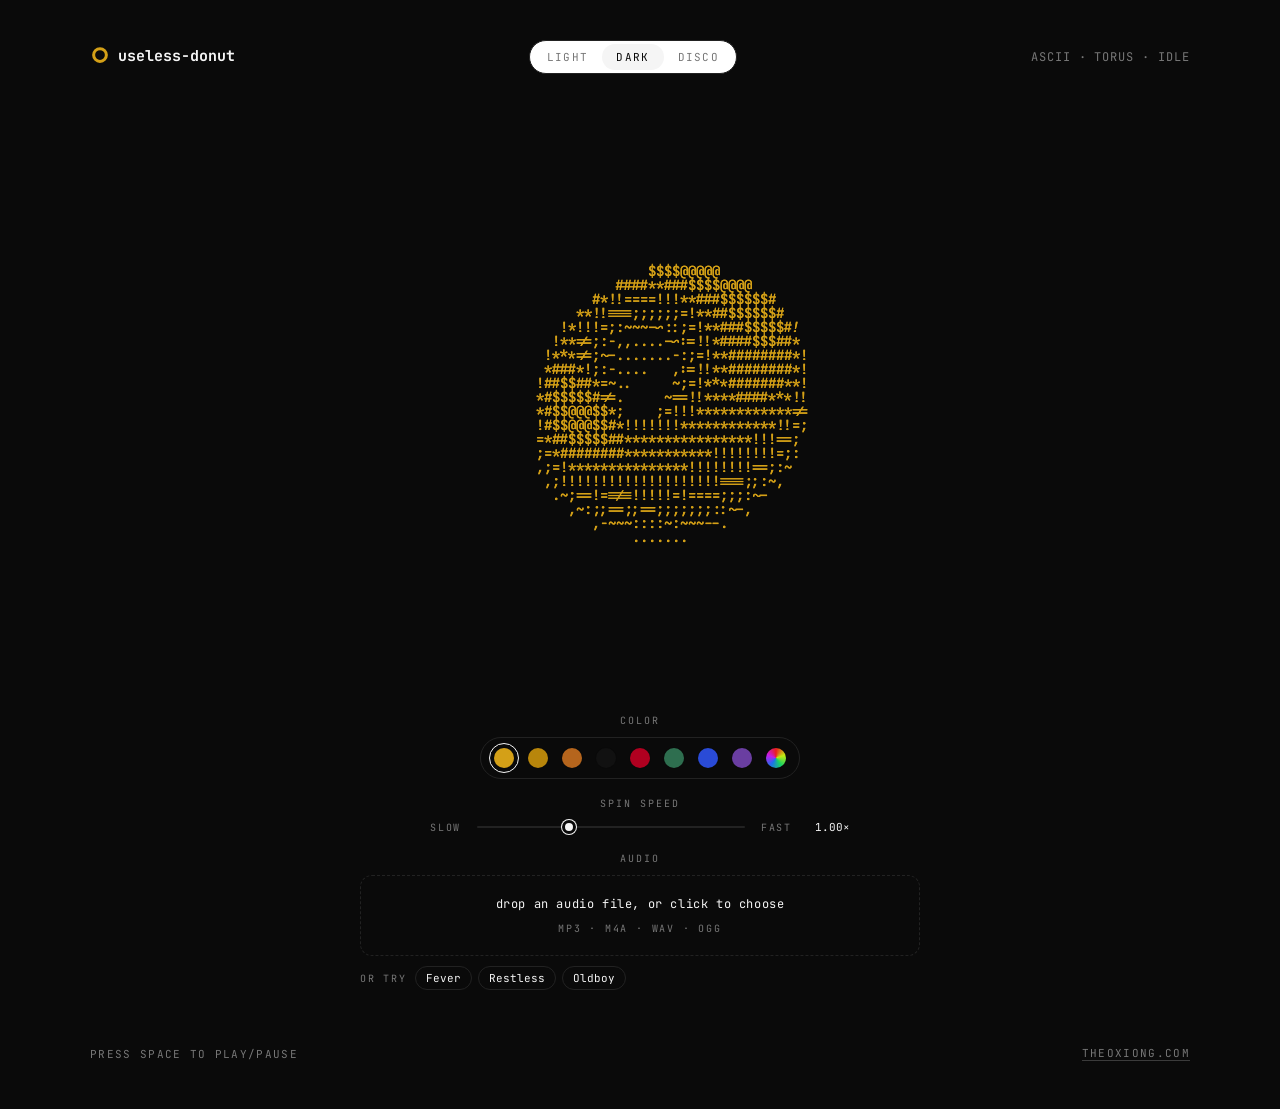
<file: index.html>
<!doctype html>
<html lang="en">
<head>
<meta charset="utf-8" />
<title>donut</title>
<meta name="viewport" content="width=device-width,initial-scale=1" />
<meta name="description" content="Spinning ASCII torus, audio-reactive particles, and a useless knob — useless-donut in your browser." />
<link rel="canonical" href="https://theoxiong7.github.io/useless-donut/" />
<meta property="og:type" content="website" />
<meta property="og:title" content="useless-donut" />
<meta property="og:description" content="Spinning ASCII torus, audio-reactive particles, and a useless knob — useless-donut in your browser." />
<meta property="og:url" content="https://theoxiong7.github.io/useless-donut/" />
<meta property="og:image" content="https://theoxiong7.github.io/useless-donut/static/donut.png" />
<meta property="og:image:width" content="1200" />
<meta property="og:image:height" content="630" />
<meta property="og:image:alt" content="ASCII donut torus on black" />
<meta name="twitter:card" content="summary_large_image" />
<meta name="twitter:title" content="useless-donut" />
<meta name="twitter:description" content="Spinning ASCII torus, audio-reactive particles, and a useless knob — useless-donut in your browser." />
<meta name="twitter:image" content="https://theoxiong7.github.io/useless-donut/static/donut.png" />
<link rel="icon" href="static/favicon.svg" type="image/svg+xml" />
<link rel="preconnect" href="https://fonts.googleapis.com">
<link rel="preconnect" href="https://fonts.gstatic.com" crossorigin>
<link href="https://fonts.googleapis.com/css2?family=JetBrains+Mono:wght@400;500;700&display=swap" rel="stylesheet">
<link rel="stylesheet" href="static/useless-donut.css" />
<!-- Google tag (gtag.js) -->
<script async src="https://www.googletagmanager.com/gtag/js?id=G-YCX3WHNR2T"></script>
<script>
  window.dataLayer = window.dataLayer || [];
  function gtag(){dataLayer.push(arguments);}
  gtag('js', new Date());

  gtag('config', 'G-YCX3WHNR2T');
</script>
</head>
<body>

<div id="flash"></div>

<div id="warn" role="dialog" aria-modal="true" aria-labelledby="warnTitle">
  <div class="card">
    <div class="badge">Photosensitivity warning</div>
    <h2 id="warnTitle">Disco mode strobes.</h2>
    <p>This mode uses rapid flashing lights, high-contrast color shifts, and screen shake that intensify with the music.</p>
    <ul>
      <li>Do not use if you have photosensitive epilepsy or a history of seizures triggered by flashing lights.</li>
      <li>Stop immediately if you feel dizzy, disoriented, or unwell.</li>
      <li>View at a comfortable distance in a well-lit room.</li>
    </ul>
    <p>You can dial down the intensity in the Tweaks panel after enabling.</p>
    <div class="actions">
      <button class="cancel" id="warnCancel">Cancel</button>
      <button class="proceed" id="warnProceed">I understand, continue</button>
    </div>
  </div>
</div>

<header>
  <div class="title"><span class="title-icon" aria-hidden="true"><svg viewBox="0 0 24 24" width="18" height="18" focusable="false"><path fill="currentColor" fill-rule="evenodd" d="M12 1.5a10.5 10.5 0 1 1 0 21 10.5 10.5 0 0 1 0-21Zm0 4a6.5 6.5 0 1 0 0 13 6.5 6.5 0 0 0 0-13Z"/></svg></span>useless-donut</div>
  <div class="modes" role="radiogroup" aria-label="display mode">
    <button class="mode" data-mode="light" aria-pressed="true">light</button>
    <button class="mode" data-mode="dark"  aria-pressed="false">dark</button>
    <button class="mode" data-mode="disco" aria-pressed="false">disco</button>
  </div>
  <div class="meta" id="modeLabel">ascii · torus · idle</div>
</header>

<main>
  <div class="stage">
    <div class="donut-wrap">
      <canvas id="particles" width="900" height="520"></canvas>
      <pre class="donut" id="donut" aria-label="spinning ascii donut"></pre>
    </div>

    <div class="panel">

      <!-- color swatches -->
      <div class="row color-row">
        <div class="label">color</div>
        <div class="swatches" role="radiogroup" aria-label="donut color"></div>
      </div>

      <!-- spin speed -->
      <div class="row">
        <div class="label">spin speed</div>
        <div class="slider-wrap">
          <span class="ends">slow</span>
          <input id="speed" type="range" min="0" max="3" step="0.01" value="1" />
          <span class="ends">fast</span>
          <span class="slider-val" id="speedVal">1.00×</span>
        </div>
      </div>

      <!-- audio -->
      <div class="row">
        <div class="label">audio</div>
        <label class="dropzone" id="drop">
          <div class="headline">drop an audio file, or click to choose</div>
          <div class="sub">mp3 · m4a · wav · ogg</div>
          <input type="file" id="file" accept="audio/*" />
        </label>

        <div class="demos" aria-label="demo tunes">
          <span class="demos-label">or try</span>
          <button type="button" class="demo-btn" data-src="static/mp3/Fever.mp3" data-name="Fever">Fever</button>
          <button type="button" class="demo-btn" data-src="static/mp3/Restless.mp3" data-name="Restless">Restless</button>
          <button type="button" class="demo-btn" data-src="static/mp3/Oldboy.mp3" data-name="Oldboy">Oldboy</button>
        </div>

        <div class="transport" id="transport" style="display:none;">
          <button class="playbtn" id="play" aria-label="play/pause">
            <svg id="playIcon" viewBox="0 0 12 12"><polygon points="2,1 11,6 2,11" fill="currentColor"/></svg>
          </button>
          <div class="trackname empty" id="trackName">no file loaded</div>
          <div class="time"><span id="tCur">0:00</span> / <span id="tTot">0:00</span></div>
        </div>
        <div class="progress" id="progress" style="display:none;">
          <div class="bar" id="bar"></div>
        </div>

        <div class="meters" id="meters" style="display:none;">
          <div class="meter"><div class="fill" id="mBass"></div><div class="tag">bass</div></div>
          <div class="meter"><div class="fill" id="mMid"></div><div class="tag">mid</div></div>
          <div class="meter"><div class="fill" id="mHigh"></div><div class="tag">high</div></div>
        </div>
      </div>

    </div>
  </div>
</main>

<footer>
  <span>press space to play/pause</span>
  <a href="https://theoxiong.com" rel="noopener noreferrer" target="_blank">theoxiong.com</a>
</footer>

<!-- Tweaks panel -->
<div id="tweaks">
  <h3>Tweaks</h3>

  <div class="tgroup">
    <div class="tlabel"><span>size</span><span id="tSizeVal">13px</span></div>
    <input type="range" id="tSize" min="8" max="22" step="1" value="13" />
  </div>

  <div class="tgroup">
    <div class="tlabel"><span>bass → scale</span><span id="tBassVal">1.0</span></div>
    <input type="range" id="tBass" min="0" max="2" step="0.05" value="1" />
  </div>

  <div class="tgroup">
    <div class="tlabel"><span>mid → spin</span><span id="tMidVal">1.0</span></div>
    <input type="range" id="tMid" min="0" max="2" step="0.05" value="1" />
  </div>

  <div class="tgroup">
    <div class="tlabel"><span>high → sparkle</span><span id="tHighVal">1.0</span></div>
    <input type="range" id="tHigh" min="0" max="2" step="0.05" value="1" />
  </div>

  <div class="tgroup">
    <div class="tlabel"><span>color cycle w/ beat</span></div>
    <div class="tog" id="tCycle">
      <button data-v="0" aria-pressed="true">off</button>
      <button data-v="1" aria-pressed="false">on</button>
    </div>
  </div>

  <div class="tgroup">
    <div class="tlabel"><span>mode</span></div>
    <div class="tog" id="tBg">
      <button data-v="light" aria-pressed="true">light</button>
      <button data-v="dark"  aria-pressed="false">dark</button>
      <button data-v="disco" aria-pressed="false">disco</button>
    </div>
  </div>
</div>

<script>
/* =======================================================================
   TWEAK DEFAULTS — the block between the markers is parsed/rewritten by
   the host when the user drags sliders with edit-mode on.
   ======================================================================= */
const TWEAK_DEFAULTS = /*EDITMODE-BEGIN*/{
  "fontSize": 14,
  "bassGain": 1.8,
  "midGain": 1.1,
  "highGain": 0.6,
  "colorCycle": 0,
  "background": "dark"
}/*EDITMODE-END*/;

/* =======================================================================
   ASCII torus renderer
   ======================================================================= */
(function(){
  const el        = document.getElementById('donut');
  const speedEl   = document.getElementById('speed');
  const speedVal  = document.getElementById('speedVal');
  const modeLabel = document.getElementById('modeLabel');
  const reactTag  = document.getElementById('reactTag');
  const mBass     = document.getElementById('mBass');
  const mMid      = document.getElementById('mMid');
  const mHigh     = document.getElementById('mHigh');

  // grid — tall enough so rotation never clips
  const W = 80;
  const H = 40;

  // luminance ramp
  const BASE_CHARS = ".,-~:;=!*#$@";

  // rotation state
  let A = 0, B = 0;
  let paused = false;

  // reactive state
  let bassEnv = 0, midEnv = 0, highEnv = 0;   // smoothed envelopes 0..1
  let beatFlash = 0;                            // decays from 1 on kick
  let lastBass = 0;

  // buffers
  const output = new Array(W * H);
  const zbuf   = new Float32Array(W * H);

  // audio graph (declared early so render loop can read them safely)
  let audio = null;
  let audioCtx = null;
  let analyser = null;
  let dataArr = null;

  // tweak state (declared early so render() can read it)
  let tweakState = { ...TWEAK_DEFAULTS };
  function getTweak(k) { return tweakState[k]; }

  // shared color state
  let hueOffset = 0;

  // particle system (disco only)
  const pcanvas = document.getElementById('particles');
  const pctx = pcanvas.getContext('2d');
  const PARTICLE_CHARS = ['*','·','+','✦','✧','◦','.','°','•'];
  const particles = [];
  const MAX_P = 140;
  let pw = 900, ph = 520;

  function sizeParticleCanvas() {
    const rect = document.getElementById('donut').getBoundingClientRect();
    if (rect.width && rect.height) {
      pw = Math.max(520, Math.floor(rect.width * 2.2));
      ph = Math.max(360, Math.floor(rect.height * 1.8));
      pcanvas.width = pw; pcanvas.height = ph;
      pcanvas.style.width  = pw + 'px';
      pcanvas.style.height = ph + 'px';
      pcanvas.style.top = (-((ph - rect.height) / 2)) + 'px';
    }
  }
  setTimeout(sizeParticleCanvas, 0);
  window.addEventListener('resize', sizeParticleCanvas);

  function spawnParticle(energy) {
    const cx = pw / 2, cy = ph / 2;
    const angle = Math.random() * Math.PI * 2;
    const speed = 0.4 + Math.random() * 1.6 + energy * 4;
    particles.push({
      x: cx + (Math.random() - 0.5) * 60,
      y: cy + (Math.random() - 0.5) * 30,
      vx: Math.cos(angle) * speed,
      vy: Math.sin(angle) * speed * 0.7,
      life: 1,
      decay: 0.004 + Math.random() * 0.012,
      ch: PARTICLE_CHARS[(Math.random() * PARTICLE_CHARS.length) | 0],
      size: 10 + Math.random() * 12,
      hue: (hueOffset + (Math.random() - 0.5) * 60 + 360) % 360,
    });
  }

  function stepParticles() {
    if (getTweak('background') !== 'disco') {
      if (particles.length) { particles.length = 0; pctx.clearRect(0, 0, pw, ph); }
      return;
    }
    const energy = Math.max(bassEnv, midEnv * 0.6, 0.08);
    const spawnCount = Math.min(5, Math.floor(energy * 7 + Math.random()));
    for (let i = 0; i < spawnCount && particles.length < MAX_P; i++) spawnParticle(energy);
    if (beatFlash > 0.6) {
      for (let i = 0; i < 18 && particles.length < MAX_P; i++) spawnParticle(1);
    }

    pctx.clearRect(0, 0, pw, ph);
    pctx.textAlign = 'center';
    pctx.textBaseline = 'middle';

    const push = bassEnv * 0.5;

    for (let i = particles.length - 1; i >= 0; i--) {
      const p = particles[i];
      const dx = p.x - pw / 2, dy = p.y - ph / 2;
      const d = Math.hypot(dx, dy) || 1;
      p.vx += (dx / d) * push;
      p.vy += (dy / d) * push * 0.6;
      p.vx *= 0.985; p.vy *= 0.985;
      p.vy -= 0.02;
      p.x += p.vx; p.y += p.vy;
      p.life -= p.decay;

      if (p.life <= 0 || p.x < -20 || p.x > pw + 20 || p.y < -20 || p.y > ph + 20) {
        particles.splice(i, 1);
        continue;
      }

      pctx.globalAlpha = Math.min(1, p.life) * (0.55 + beatFlash * 0.35);
      const col = `hsl(${p.hue} 95% 65%)`;
      pctx.fillStyle = col;
      pctx.shadowColor = col;
      pctx.shadowBlur = 8 + beatFlash * 14;
      pctx.font = `500 ${p.size}px "JetBrains Mono", ui-monospace, monospace`;
      pctx.fillText(p.ch, p.x, p.y);
    }
    pctx.globalAlpha = 1;
    pctx.shadowBlur = 0;
  }

  /* ------- speed slider ------- */
  let speedMul = 1;
  speedEl.addEventListener('input', () => {
    speedMul = parseFloat(speedEl.value);
    speedVal.textContent = speedMul.toFixed(2) + '×';
  });

  function render() {
    // reactive parameters
    const bassGain = getTweak('bassGain');
    const midGain  = getTweak('midGain');
    const highGain = getTweak('highGain');

    const scaleK = 28 + bassEnv * 10 * bassGain;    // K1 pulses on bass
    const spinBoost = 1 + midEnv * 1.5 * midGain;   // mid adds spin
    const sparkle = highEnv * highGain;             // shifts char ramp

    // character ramp brightens with highs
    const ramp = BASE_CHARS;
    const rampBias = sparkle * 2; // 0..~2

    // clear
    for (let i = 0; i < W * H; i++) { output[i] = ' '; zbuf[i] = 0; }

    const cosA = Math.cos(A), sinA = Math.sin(A);
    const cosB = Math.cos(B), sinB = Math.sin(B);

    const thetaStep = 0.07;
    const phiStep   = 0.02;

    const K1 = scaleK;

    for (let theta = 0; theta < 2 * Math.PI; theta += thetaStep) {
      const cosT = Math.cos(theta), sinT = Math.sin(theta);
      for (let phi = 0; phi < 2 * Math.PI; phi += phiStep) {
        const cosP = Math.cos(phi), sinP = Math.sin(phi);

        const circleX = 2 + cosT;
        const circleY = sinT;

        const x = circleX * (cosB * cosP + sinA * sinB * sinP) - circleY * cosA * sinB;
        const y = circleX * (sinB * cosP - sinA * cosB * sinP) + circleY * cosA * cosB;
        const z = 5 + cosA * circleX * sinP + circleY * sinA;
        const ooz = 1 / z;

        const xp = (W / 2 + K1 * ooz * x) | 0;
        const yp = (H / 2 - (K1 * ooz * y) * 0.5) | 0;

        const L = cosP * cosT * sinB
                - cosA * cosT * sinP
                - sinA * sinT
                + cosB * (cosA * sinT - cosT * sinA * sinP);

        if (yp >= 0 && yp < H && xp >= 0 && xp < W) {
          const idx = xp + W * yp;
          if (ooz > zbuf[idx]) {
            zbuf[idx] = ooz;
            const lum = L > 0 ? L : 0;
            // brighter chars when sparkle is high
            const ci = Math.min(ramp.length - 1, Math.max(0, Math.floor(lum * 8 + rampBias)));
            output[idx] = ramp[ci];
          }
        }
      }
    }

    let s = '';
    for (let j = 0; j < H; j++) {
      s += output.slice(j * W, j * W + W).join('') + '\n';
    }
    el.textContent = s;

    // advance rotation
    A += 0.04 * speedMul * spinBoost;
    B += 0.02 * speedMul * spinBoost;

    // decay envelopes if not being fed (idle / paused audio)
    if (!audio || audio.paused) {
      bassEnv *= 0.9; midEnv *= 0.9; highEnv *= 0.9;
    }
    beatFlash *= 0.88;
  }

  function loop() {
    if (!paused) {
      if (analyser) stepAnalysis();
      render();
      updateMeters();
      stepParticles();
      if (getTweak('background') === 'disco') { discoTick(); discoEffects(); }
      else if (getTweak('colorCycle')) cycleColor();
    }
    requestAnimationFrame(loop);
  }
  loop();

  window.addEventListener('keydown', (e) => {
    if (e.code === 'Space' && e.target.tagName !== 'INPUT') {
      e.preventDefault();
      if (audio && audio.src) togglePlay();
      else paused = !paused;
    }
  });

  /* ==============================================================
     Audio (file-upload reactive)
     ============================================================== */
  const fileInput  = document.getElementById('file');
  const drop       = document.getElementById('drop');
  const transport  = document.getElementById('transport');
  const progress   = document.getElementById('progress');
  const bar        = document.getElementById('bar');
  const playBtn    = document.getElementById('play');
  const playIcon   = document.getElementById('playIcon');
  const trackName  = document.getElementById('trackName');
  const tCur       = document.getElementById('tCur');
  const tTot       = document.getElementById('tTot');
  const meters     = document.getElementById('meters');

  function fmt(t) {
    if (!isFinite(t)) return '0:00';
    const m = Math.floor(t / 60);
    const s = Math.floor(t % 60).toString().padStart(2, '0');
    return m + ':' + s;
  }

  function loadAudioSource(src, name) {
    if (!src) return;
    if (audio) { audio.pause(); audio.src = ''; }
    audio = new Audio();
    audio.src = src;
    trackName.textContent = name;
    trackName.classList.remove('empty');

    // set up Web Audio graph
    if (!audioCtx) audioCtx = new (window.AudioContext || window.webkitAudioContext)();
    const srcNode = audioCtx.createMediaElementSource(audio);
    analyser = audioCtx.createAnalyser();
    analyser.fftSize = 1024;
    analyser.smoothingTimeConstant = 0.72;
    dataArr = new Uint8Array(analyser.frequencyBinCount);
    srcNode.connect(analyser);
    analyser.connect(audioCtx.destination);

    audio.addEventListener('loadedmetadata', () => {
      tTot.textContent = fmt(audio.duration);
    });
    audio.addEventListener('timeupdate', () => {
      tCur.textContent = fmt(audio.currentTime);
      const p = audio.duration ? (audio.currentTime / audio.duration) : 0;
      bar.style.width = (p * 100) + '%';
    });
    audio.addEventListener('ended', () => {
      setPlayIcon(false);
    });

    transport.style.display = 'flex';
    progress.style.display = 'block';
    meters.style.display = 'flex';
    if (reactTag) reactTag.textContent = 'reactivity: on';
    modeLabel.textContent = 'ascii · torus · reactive';

    // autoplay on drop
    audioCtx.resume().then(() => {
      audio.play().then(() => setPlayIcon(true)).catch(()=>{});
    });
  }

  function togglePlay() {
    if (!audio) return;
    if (audioCtx && audioCtx.state === 'suspended') audioCtx.resume();
    if (audio.paused) { audio.play(); setPlayIcon(true); }
    else { audio.pause(); setPlayIcon(false); }
  }

  function setPlayIcon(playing) {
    if (playing) {
      playIcon.innerHTML =
        '<rect x="3" y="2" width="2" height="8" fill="currentColor"/>' +
        '<rect x="7" y="2" width="2" height="8" fill="currentColor"/>';
    } else {
      playIcon.innerHTML = '<polygon points="2,1 11,6 2,11" fill="currentColor"/>';
    }
  }

  playBtn.addEventListener('click', togglePlay);

  // scrub on progress click
  document.getElementById('progress').addEventListener('click', (e) => {
    if (!audio || !audio.duration) return;
    const rect = e.currentTarget.getBoundingClientRect();
    const p = (e.clientX - rect.left) / rect.width;
    audio.currentTime = Math.max(0, Math.min(audio.duration, p * audio.duration));
  });

  function loadFile(f) {
    if (!f) return;
    loadAudioSource(URL.createObjectURL(f), f.name);
  }

  // file input
  fileInput.addEventListener('change', (e) => {
    const f = e.target.files && e.target.files[0];
    if (f) loadFile(f);
  });

  // demo tunes
  document.querySelectorAll('.demo-btn').forEach(b => {
    b.addEventListener('click', () => {
      loadAudioSource(b.dataset.src, b.dataset.name);
      document.querySelectorAll('.demo-btn').forEach(x =>
        x.setAttribute('aria-pressed', String(x === b)));
    });
  });

  // drag/drop
  ['dragenter','dragover'].forEach(ev =>
    drop.addEventListener(ev, (e) => { e.preventDefault(); drop.classList.add('drag'); })
  );
  ['dragleave','drop'].forEach(ev =>
    drop.addEventListener(ev, (e) => { e.preventDefault(); drop.classList.remove('drag'); })
  );
  drop.addEventListener('drop', (e) => {
    e.preventDefault();
    const f = e.dataTransfer.files && e.dataTransfer.files[0];
    if (f && f.type.startsWith('audio/')) loadFile(f);
  });

  /* ------- FFT → bass/mid/high envelopes ------- */
  function stepAnalysis() {
    analyser.getByteFrequencyData(dataArr);
    const n = dataArr.length;
    // bins: bass 0-6%, mid 6-30%, high 30-100%
    const bassEnd = Math.floor(n * 0.06);
    const midEnd  = Math.floor(n * 0.30);

    let b = 0, m = 0, h = 0;
    for (let i = 0; i < bassEnd; i++) b += dataArr[i];
    for (let i = bassEnd; i < midEnd; i++) m += dataArr[i];
    for (let i = midEnd; i < n; i++) h += dataArr[i];
    b /= (bassEnd || 1);
    m /= ((midEnd - bassEnd) || 1);
    h /= ((n - midEnd) || 1);

    // normalize 0..1
    const B = b / 255, M = m / 255, H = h / 255;

    // attack-release smoothing
    bassEnv = Math.max(B, bassEnv * 0.80);
    midEnv  = Math.max(M, midEnv  * 0.82);
    highEnv = Math.max(H, highEnv * 0.75);

    // naive beat detection: big jump in bass → flash
    if (B - lastBass > 0.18 && B > 0.55) beatFlash = 1;
    lastBass = B;
  }

  function updateMeters() {
    mBass.style.height = Math.round(bassEnv * 100) + '%';
    mMid.style.height  = Math.round(midEnv  * 100) + '%';
    mHigh.style.height = Math.round(highEnv * 100) + '%';
  }

  /* ==============================================================
     Color
     ============================================================== */
  const COLORS = [
    { name: 'gold',     value: '#d4a017' },
    { name: 'amber',    value: '#b8860b' },
    { name: 'copper',   value: '#b5651d' },
    { name: 'ink',      value: '#111111' },
    { name: 'crimson',  value: '#b00020' },
    { name: 'forest',   value: '#2e6e4f' },
    { name: 'cobalt',   value: '#2a4bd7' },
    { name: 'violet',   value: '#6a3ea1' },
  ];
  const row = document.querySelector('.swatches');
  let currentColorIdx = 0;

  function updateColorBarAria() {
    const cycling = !!getTweak('colorCycle');
    row.querySelectorAll('.swatch').forEach(b => {
      if (b.classList.contains('swatch-cycle')) {
        b.setAttribute('aria-pressed', cycling ? 'true' : 'false');
      } else {
        const on = !cycling && COLORS[currentColorIdx].value === b.dataset.value;
        b.setAttribute('aria-pressed', on ? 'true' : 'false');
      }
    });
  }

  function setColor(hex, idx) {
    document.documentElement.style.setProperty('--donut', hex);
    if (idx !== undefined) currentColorIdx = idx;
    updateColorBarAria();
  }

  function cycleColor() {
    // On beat flash, shift hue smoothly
    hueOffset = (hueOffset + beatFlash * 6 + 0.3) % 360;
    const c = `hsl(${(45 + hueOffset) % 360} 75% 45%)`;
    document.documentElement.style.setProperty('--donut', c);
  }

  function discoTick() {
    hueOffset = (hueOffset + 2.4 + beatFlash * 14) % 360;
    const c = `hsl(${hueOffset} 100% ${62 + beatFlash * 18}%)`;
    document.documentElement.style.setProperty('--donut', c);
  }

  // disco strobe + shake
  const flashEl = document.getElementById('flash');
  const mainEl = document.querySelector('main');
  let shakeT = 0;
  function discoEffects() {
    if (beatFlash > 0.55) {
      flashEl.style.background = `hsl(${(hueOffset + 180) % 360} 100% 75%)`;
      flashEl.style.opacity = String(Math.min(0.55, beatFlash * 0.7));
    } else if (highEnv > 0.55 && Math.random() < 0.25) {
      flashEl.style.background = `hsl(${(hueOffset + 90) % 360} 100% 80%)`;
      flashEl.style.opacity = String(Math.min(0.35, highEnv * 0.5));
    } else {
      flashEl.style.opacity = '0';
    }
    shakeT = Math.max(shakeT * 0.85, bassEnv);
    const amp = shakeT * 18;
    if (amp > 0.2) {
      mainEl.style.transform = `translate(${((Math.random()-0.5)*amp).toFixed(1)}px, ${((Math.random()-0.5)*amp).toFixed(1)}px)`;
    } else {
      mainEl.style.transform = '';
    }
  }

  COLORS.forEach((c, i) => {
    const b = document.createElement('button');
    b.className = 'swatch'; b.type = 'button';
    b.dataset.value = c.value;
    b.style.setProperty('--c', c.value);
    b.setAttribute('role', 'radio');
    b.setAttribute('aria-label', c.name);
    b.setAttribute('aria-pressed', i === 0 ? 'true' : 'false');
    b.innerHTML = '<span class="fill"></span>';
    b.addEventListener('click', () => {
      // clicking a swatch disables color-cycle so the pick sticks
      if (getTweak('colorCycle')) setTweak('colorCycle', 0);
      setColor(c.value, i);
    });
    row.appendChild(b);
  });

  const cycleSwatch = document.createElement('button');
  cycleSwatch.className = 'swatch swatch-cycle';
  cycleSwatch.type = 'button';
  cycleSwatch.setAttribute('role', 'radio');
  cycleSwatch.setAttribute('aria-label', 'cycle color with beat');
  cycleSwatch.setAttribute('aria-pressed', 'false');
  cycleSwatch.innerHTML = '<span class="fill"></span>';
  cycleSwatch.addEventListener('click', () => setTweak('colorCycle', 1));
  row.appendChild(cycleSwatch);

  if (getTweak('colorCycle')) updateColorBarAria();

  /* ==============================================================
     TWEAKS PANEL
     ============================================================== */
  const tweaksEl = document.getElementById('tweaks');

  function setTweak(k, v) {
    tweakState[k] = v;
    applyTweak(k, v);
    try {
      window.parent.postMessage({ type: '__edit_mode_set_keys', edits: { [k]: v } }, '*');
    } catch(e){}
  }

  function applyTweak(k, v) {
    if (k === 'fontSize') {
      el.style.fontSize = v + 'px';
      document.getElementById('tSize').value = v;
      document.getElementById('tSizeVal').textContent = v + 'px';
    } else if (k === 'bassGain') {
      document.getElementById('tBass').value = v;
      document.getElementById('tBassVal').textContent = (+v).toFixed(2);
    } else if (k === 'midGain') {
      document.getElementById('tMid').value = v;
      document.getElementById('tMidVal').textContent = (+v).toFixed(2);
    } else if (k === 'highGain') {
      document.getElementById('tHigh').value = v;
      document.getElementById('tHighVal').textContent = (+v).toFixed(2);
    } else if (k === 'colorCycle') {
      document.querySelectorAll('#tCycle button').forEach(b =>
        b.setAttribute('aria-pressed', String(+b.dataset.v === +v)));
      if (!v) {
        // restore selected swatch color
        setColor(COLORS[currentColorIdx].value, currentColorIdx);
      } else {
        updateColorBarAria();
      }
    } else if (k === 'background') {
      document.body.classList.remove('disco');
      const mEl = document.querySelector('main');
      const fEl = document.getElementById('flash');
      if (mEl) mEl.style.transform = '';
      if (fEl) fEl.style.opacity = '0';
      if (v === 'dark') {
        document.documentElement.style.setProperty('--bg', '#0a0a0a');
        document.documentElement.style.setProperty('--ink', '#f5f5f5');
        document.documentElement.style.setProperty('--muted', '#777');
        document.documentElement.style.setProperty('--hair', '#222');
      } else if (v === 'disco') {
        // disco: dark base + rainbow donut + glow
        document.documentElement.style.setProperty('--bg', '#050010');
        document.documentElement.style.setProperty('--ink', '#ffffff');
        document.documentElement.style.setProperty('--muted', 'rgba(255,255,255,0.55)');
        document.documentElement.style.setProperty('--hair', 'rgba(255,255,255,0.12)');
        document.body.classList.add('disco');
      } else {
        document.documentElement.style.setProperty('--bg', '#ffffff');
        document.documentElement.style.setProperty('--ink', '#111111');
        document.documentElement.style.setProperty('--muted', '#8a8a8a');
        document.documentElement.style.setProperty('--hair', '#ececec');
      }
      document.querySelectorAll('#tBg button').forEach(b =>
        b.setAttribute('aria-pressed', String(b.dataset.v === v)));
      document.querySelectorAll('.modes .mode').forEach(b =>
        b.setAttribute('aria-pressed', String(b.dataset.mode === v)));
      // if leaving disco, restore selected swatch; disco overrides color in loop
      if (v !== 'disco') setColor(COLORS[currentColorIdx].value, currentColorIdx);
    }
  }

  // init apply — if saved mode is disco but user hasn't acked, downgrade to dark + prompt
  if (tweakState.background === 'disco' && localStorage.getItem('donut-disco-ack') !== '1') {
    tweakState.background = 'dark';
    Object.keys(tweakState).forEach(k => applyTweak(k, tweakState[k]));
    // offer the warning after first paint so user sees the page
    setTimeout(() => { pendingDiscoActivate = true; warn.classList.add('on'); }, 400);
  } else {
    Object.keys(tweakState).forEach(k => applyTweak(k, tweakState[k]));
  }

  // wire sliders
  document.getElementById('tSize').addEventListener('input', e => setTweak('fontSize', +e.target.value));
  document.getElementById('tBass').addEventListener('input', e => setTweak('bassGain', +e.target.value));
  document.getElementById('tMid' ).addEventListener('input', e => setTweak('midGain',  +e.target.value));
  document.getElementById('tHigh').addEventListener('input', e => setTweak('highGain', +e.target.value));
  document.querySelectorAll('#tCycle button').forEach(b =>
    b.addEventListener('click', () => setTweak('colorCycle', +b.dataset.v)));
  document.querySelectorAll('#tBg button').forEach(b =>
    b.addEventListener('click', () => {
      if (b.dataset.v === 'disco' && getTweak('background') !== 'disco') requestDisco();
      else setTweakDirect('background', b.dataset.v);
    }));
  document.querySelectorAll('.modes .mode').forEach(b =>
    b.addEventListener('click', () => {
      if (b.dataset.mode === 'disco' && getTweak('background') !== 'disco') requestDisco();
      else setTweakDirect('background', b.dataset.mode);
    }));

  // disco gate
  const DISCO_ACK_KEY = 'donut-disco-ack';
  const warn = document.getElementById('warn');
  let pendingDiscoActivate = false;

  function setTweakDirect(k, v) {
    tweakState[k] = v;
    applyTweak(k, v);
    try { window.parent.postMessage({ type: '__edit_mode_set_keys', edits: { [k]: v } }, '*'); } catch(e){}
  }

  function requestDisco() {
    if (localStorage.getItem(DISCO_ACK_KEY) === '1') {
      setTweakDirect('background', 'disco');
    } else {
      pendingDiscoActivate = true;
      warn.classList.add('on');
    }
  }
  document.getElementById('warnCancel').addEventListener('click', () => {
    warn.classList.remove('on');
    pendingDiscoActivate = false;
    const cur = getTweak('background');
    document.querySelectorAll('.modes .mode').forEach(b =>
      b.setAttribute('aria-pressed', String(b.dataset.mode === cur)));
    document.querySelectorAll('#tBg button').forEach(b =>
      b.setAttribute('aria-pressed', String(b.dataset.v === cur)));
  });
  document.getElementById('warnProceed').addEventListener('click', () => {
    localStorage.setItem(DISCO_ACK_KEY, '1');
    warn.classList.remove('on');
    if (pendingDiscoActivate) {
      pendingDiscoActivate = false;
      setTweakDirect('background', 'disco');
    }
  });

  // edit-mode protocol
  window.addEventListener('message', (e) => {
    const d = e.data || {};
    if (d.type === '__activate_edit_mode')   tweaksEl.classList.add('on');
    if (d.type === '__deactivate_edit_mode') tweaksEl.classList.remove('on');
  });
  try { window.parent.postMessage({ type: '__edit_mode_available' }, '*'); } catch(e){}

})();
</script>
</body>
</html>
</file>
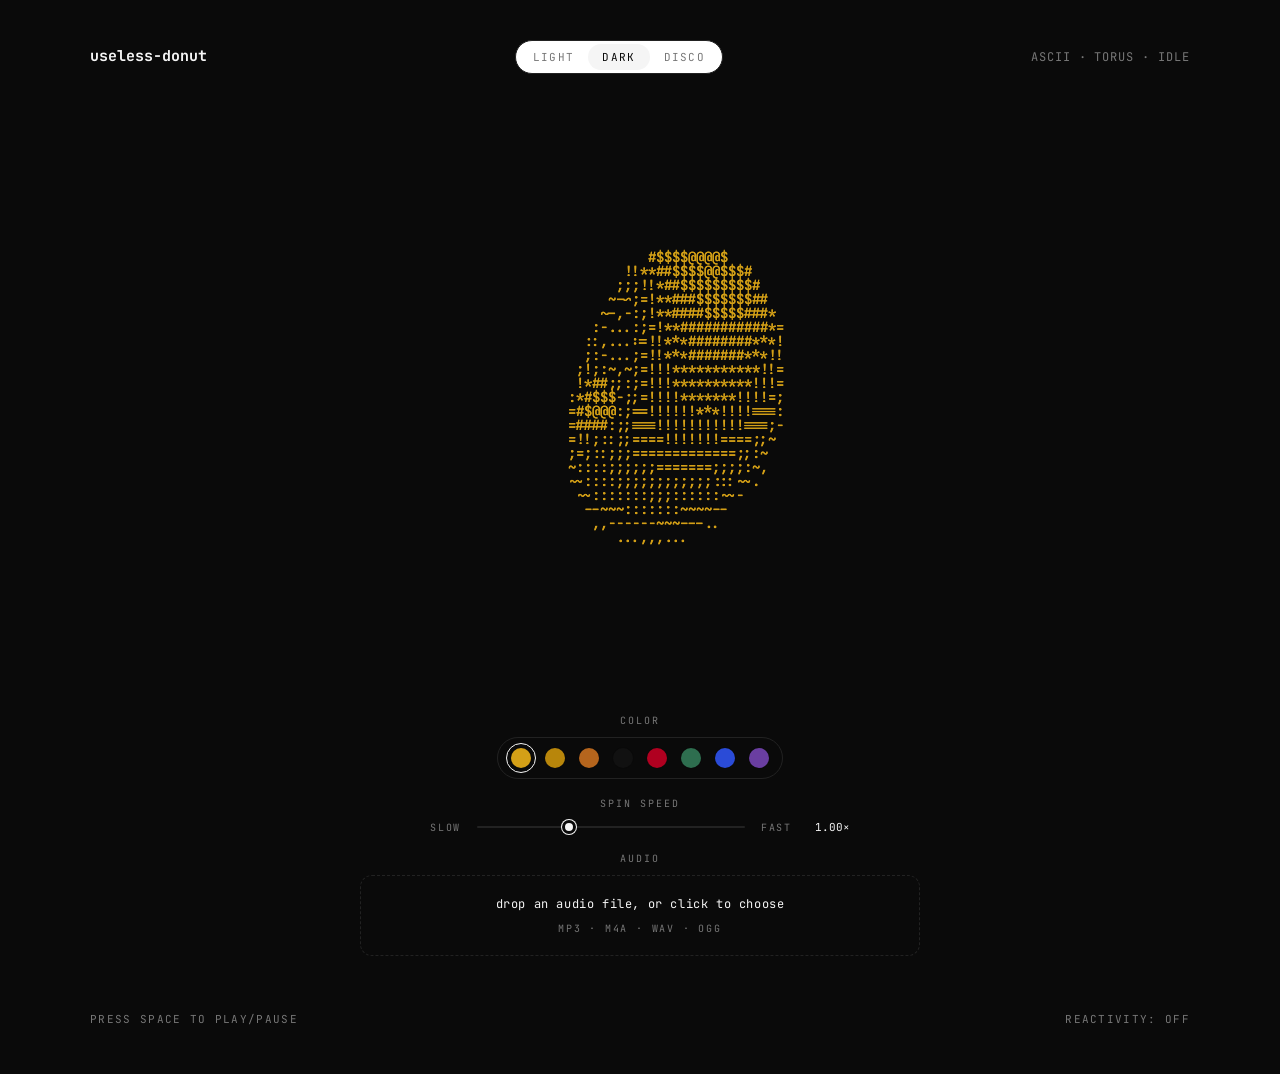
<file: useless-donut.html>
<!doctype html>
<html lang="en">
<head>
<meta charset="utf-8" />
<title>useless-donut</title>
<meta name="viewport" content="width=device-width,initial-scale=1" />
<link rel="preconnect" href="https://fonts.googleapis.com">
<link rel="preconnect" href="https://fonts.gstatic.com" crossorigin>
<link href="https://fonts.googleapis.com/css2?family=JetBrains+Mono:wght@400;500;700&display=swap" rel="stylesheet">
<link rel="stylesheet" href="static/useless-donut.css" />
</head>
<body>

<div id="flash"></div>

<div id="warn" role="dialog" aria-modal="true" aria-labelledby="warnTitle">
  <div class="card">
    <div class="badge">Photosensitivity warning</div>
    <h2 id="warnTitle">Disco mode strobes.</h2>
    <p>This mode uses rapid flashing lights, high-contrast color shifts, and screen shake that intensify with the music.</p>
    <ul>
      <li>Do not use if you have photosensitive epilepsy or a history of seizures triggered by flashing lights.</li>
      <li>Stop immediately if you feel dizzy, disoriented, or unwell.</li>
      <li>View at a comfortable distance in a well-lit room.</li>
    </ul>
    <p>You can dial down the intensity in the Tweaks panel after enabling.</p>
    <div class="actions">
      <button class="cancel" id="warnCancel">Cancel</button>
      <button class="proceed" id="warnProceed">I understand, continue</button>
    </div>
  </div>
</div>

<header>
  <div class="title"><span class="dot" id="titleDot"></span>useless-donut</div>
  <div class="modes" role="radiogroup" aria-label="display mode">
    <button class="mode" data-mode="light" aria-pressed="true">light</button>
    <button class="mode" data-mode="dark"  aria-pressed="false">dark</button>
    <button class="mode" data-mode="disco" aria-pressed="false">disco</button>
  </div>
  <div class="meta" id="modeLabel">ascii · torus · idle</div>
</header>

<main>
  <div class="stage">
    <div class="donut-wrap">
      <canvas id="particles" width="900" height="520"></canvas>
      <pre class="donut" id="donut" aria-label="spinning ascii donut"></pre>
    </div>

    <div class="panel">

      <!-- color swatches -->
      <div class="row">
        <div class="label">color</div>
        <div class="swatches" role="radiogroup" aria-label="donut color"></div>
      </div>

      <!-- spin speed -->
      <div class="row">
        <div class="label">spin speed</div>
        <div class="slider-wrap">
          <span class="ends">slow</span>
          <input id="speed" type="range" min="0" max="3" step="0.01" value="1" />
          <span class="ends">fast</span>
          <span class="slider-val" id="speedVal">1.00×</span>
        </div>
      </div>

      <!-- audio -->
      <div class="row">
        <div class="label">audio</div>
        <label class="dropzone" id="drop">
          <div class="headline">drop an audio file, or click to choose</div>
          <div class="sub">mp3 · m4a · wav · ogg</div>
          <input type="file" id="file" accept="audio/*" />
        </label>

        <div class="transport" id="transport" style="display:none;">
          <button class="playbtn" id="play" aria-label="play/pause">
            <svg id="playIcon" viewBox="0 0 12 12"><polygon points="2,1 11,6 2,11" fill="currentColor"/></svg>
          </button>
          <div class="trackname empty" id="trackName">no file loaded</div>
          <div class="time"><span id="tCur">0:00</span> / <span id="tTot">0:00</span></div>
        </div>
        <div class="progress" id="progress" style="display:none;">
          <div class="bar" id="bar"></div>
        </div>

        <div class="meters" id="meters" style="display:none;">
          <div class="meter"><div class="fill" id="mBass"></div><div class="tag">bass</div></div>
          <div class="meter"><div class="fill" id="mMid"></div><div class="tag">mid</div></div>
          <div class="meter"><div class="fill" id="mHigh"></div><div class="tag">high</div></div>
        </div>
      </div>

    </div>
  </div>
</main>

<footer>
  <span>press space to play/pause</span>
  <span id="reactTag">reactivity: off</span>
</footer>

<!-- Tweaks panel -->
<div id="tweaks">
  <h3>Tweaks</h3>

  <div class="tgroup">
    <div class="tlabel"><span>size</span><span id="tSizeVal">13px</span></div>
    <input type="range" id="tSize" min="8" max="22" step="1" value="13" />
  </div>

  <div class="tgroup">
    <div class="tlabel"><span>bass → scale</span><span id="tBassVal">1.0</span></div>
    <input type="range" id="tBass" min="0" max="2" step="0.05" value="1" />
  </div>

  <div class="tgroup">
    <div class="tlabel"><span>mid → spin</span><span id="tMidVal">1.0</span></div>
    <input type="range" id="tMid" min="0" max="2" step="0.05" value="1" />
  </div>

  <div class="tgroup">
    <div class="tlabel"><span>high → sparkle</span><span id="tHighVal">1.0</span></div>
    <input type="range" id="tHigh" min="0" max="2" step="0.05" value="1" />
  </div>

  <div class="tgroup">
    <div class="tlabel"><span>color cycle w/ beat</span></div>
    <div class="tog" id="tCycle">
      <button data-v="0" aria-pressed="true">off</button>
      <button data-v="1" aria-pressed="false">on</button>
    </div>
  </div>

  <div class="tgroup">
    <div class="tlabel"><span>mode</span></div>
    <div class="tog" id="tBg">
      <button data-v="light" aria-pressed="true">light</button>
      <button data-v="dark"  aria-pressed="false">dark</button>
      <button data-v="disco" aria-pressed="false">disco</button>
    </div>
  </div>
</div>

<script>
/* =======================================================================
   TWEAK DEFAULTS — the block between the markers is parsed/rewritten by
   the host when the user drags sliders with edit-mode on.
   ======================================================================= */
const TWEAK_DEFAULTS = /*EDITMODE-BEGIN*/{
  "fontSize": 14,
  "bassGain": 1.8,
  "midGain": 1.1,
  "highGain": 0.6,
  "colorCycle": 0,
  "background": "dark"
}/*EDITMODE-END*/;

/* =======================================================================
   ASCII torus renderer
   ======================================================================= */
(function(){
  const el        = document.getElementById('donut');
  const titleDot  = document.getElementById('titleDot');
  const speedEl   = document.getElementById('speed');
  const speedVal  = document.getElementById('speedVal');
  const modeLabel = document.getElementById('modeLabel');
  const reactTag  = document.getElementById('reactTag');
  const mBass     = document.getElementById('mBass');
  const mMid      = document.getElementById('mMid');
  const mHigh     = document.getElementById('mHigh');

  // grid — tall enough so rotation never clips
  const W = 80;
  const H = 40;

  // luminance ramp
  const BASE_CHARS = ".,-~:;=!*#$@";

  // rotation state
  let A = 0, B = 0;
  let paused = false;

  // reactive state
  let bassEnv = 0, midEnv = 0, highEnv = 0;   // smoothed envelopes 0..1
  let beatFlash = 0;                            // decays from 1 on kick
  let lastBass = 0;

  // buffers
  const output = new Array(W * H);
  const zbuf   = new Float32Array(W * H);

  // audio graph (declared early so render loop can read them safely)
  let audio = null;
  let audioCtx = null;
  let analyser = null;
  let dataArr = null;

  // tweak state (declared early so render() can read it)
  let tweakState = { ...TWEAK_DEFAULTS };
  function getTweak(k) { return tweakState[k]; }

  // shared color state
  let hueOffset = 0;

  // particle system (disco only)
  const pcanvas = document.getElementById('particles');
  const pctx = pcanvas.getContext('2d');
  const PARTICLE_CHARS = ['*','·','+','✦','✧','◦','.','°','•'];
  const particles = [];
  const MAX_P = 140;
  let pw = 900, ph = 520;

  function sizeParticleCanvas() {
    const rect = document.getElementById('donut').getBoundingClientRect();
    if (rect.width && rect.height) {
      pw = Math.max(520, Math.floor(rect.width * 2.2));
      ph = Math.max(360, Math.floor(rect.height * 1.8));
      pcanvas.width = pw; pcanvas.height = ph;
      pcanvas.style.width  = pw + 'px';
      pcanvas.style.height = ph + 'px';
      pcanvas.style.top = (-((ph - rect.height) / 2)) + 'px';
    }
  }
  setTimeout(sizeParticleCanvas, 0);
  window.addEventListener('resize', sizeParticleCanvas);

  function spawnParticle(energy) {
    const cx = pw / 2, cy = ph / 2;
    const angle = Math.random() * Math.PI * 2;
    const speed = 0.4 + Math.random() * 1.6 + energy * 4;
    particles.push({
      x: cx + (Math.random() - 0.5) * 60,
      y: cy + (Math.random() - 0.5) * 30,
      vx: Math.cos(angle) * speed,
      vy: Math.sin(angle) * speed * 0.7,
      life: 1,
      decay: 0.004 + Math.random() * 0.012,
      ch: PARTICLE_CHARS[(Math.random() * PARTICLE_CHARS.length) | 0],
      size: 10 + Math.random() * 12,
      hue: (hueOffset + (Math.random() - 0.5) * 60 + 360) % 360,
    });
  }

  function stepParticles() {
    if (getTweak('background') !== 'disco') {
      if (particles.length) { particles.length = 0; pctx.clearRect(0, 0, pw, ph); }
      return;
    }
    const energy = Math.max(bassEnv, midEnv * 0.6, 0.08);
    const spawnCount = Math.min(5, Math.floor(energy * 7 + Math.random()));
    for (let i = 0; i < spawnCount && particles.length < MAX_P; i++) spawnParticle(energy);
    if (beatFlash > 0.6) {
      for (let i = 0; i < 18 && particles.length < MAX_P; i++) spawnParticle(1);
    }

    pctx.clearRect(0, 0, pw, ph);
    pctx.textAlign = 'center';
    pctx.textBaseline = 'middle';

    const push = bassEnv * 0.5;

    for (let i = particles.length - 1; i >= 0; i--) {
      const p = particles[i];
      const dx = p.x - pw / 2, dy = p.y - ph / 2;
      const d = Math.hypot(dx, dy) || 1;
      p.vx += (dx / d) * push;
      p.vy += (dy / d) * push * 0.6;
      p.vx *= 0.985; p.vy *= 0.985;
      p.vy -= 0.02;
      p.x += p.vx; p.y += p.vy;
      p.life -= p.decay;

      if (p.life <= 0 || p.x < -20 || p.x > pw + 20 || p.y < -20 || p.y > ph + 20) {
        particles.splice(i, 1);
        continue;
      }

      pctx.globalAlpha = Math.min(1, p.life) * (0.55 + beatFlash * 0.35);
      const col = `hsl(${p.hue} 95% 65%)`;
      pctx.fillStyle = col;
      pctx.shadowColor = col;
      pctx.shadowBlur = 8 + beatFlash * 14;
      pctx.font = `500 ${p.size}px "JetBrains Mono", ui-monospace, monospace`;
      pctx.fillText(p.ch, p.x, p.y);
    }
    pctx.globalAlpha = 1;
    pctx.shadowBlur = 0;
  }

  /* ------- speed slider ------- */
  let speedMul = 1;
  speedEl.addEventListener('input', () => {
    speedMul = parseFloat(speedEl.value);
    speedVal.textContent = speedMul.toFixed(2) + '×';
  });

  function render() {
    // reactive parameters
    const bassGain = getTweak('bassGain');
    const midGain  = getTweak('midGain');
    const highGain = getTweak('highGain');

    const scaleK = 28 + bassEnv * 10 * bassGain;    // K1 pulses on bass
    const spinBoost = 1 + midEnv * 1.5 * midGain;   // mid adds spin
    const sparkle = highEnv * highGain;             // shifts char ramp

    // character ramp brightens with highs
    const ramp = BASE_CHARS;
    const rampBias = sparkle * 2; // 0..~2

    // clear
    for (let i = 0; i < W * H; i++) { output[i] = ' '; zbuf[i] = 0; }

    const cosA = Math.cos(A), sinA = Math.sin(A);
    const cosB = Math.cos(B), sinB = Math.sin(B);

    const thetaStep = 0.07;
    const phiStep   = 0.02;

    const K1 = scaleK;

    for (let theta = 0; theta < 2 * Math.PI; theta += thetaStep) {
      const cosT = Math.cos(theta), sinT = Math.sin(theta);
      for (let phi = 0; phi < 2 * Math.PI; phi += phiStep) {
        const cosP = Math.cos(phi), sinP = Math.sin(phi);

        const circleX = 2 + cosT;
        const circleY = sinT;

        const x = circleX * (cosB * cosP + sinA * sinB * sinP) - circleY * cosA * sinB;
        const y = circleX * (sinB * cosP - sinA * cosB * sinP) + circleY * cosA * cosB;
        const z = 5 + cosA * circleX * sinP + circleY * sinA;
        const ooz = 1 / z;

        const xp = (W / 2 + K1 * ooz * x) | 0;
        const yp = (H / 2 - (K1 * ooz * y) * 0.5) | 0;

        const L = cosP * cosT * sinB
                - cosA * cosT * sinP
                - sinA * sinT
                + cosB * (cosA * sinT - cosT * sinA * sinP);

        if (yp >= 0 && yp < H && xp >= 0 && xp < W) {
          const idx = xp + W * yp;
          if (ooz > zbuf[idx]) {
            zbuf[idx] = ooz;
            const lum = L > 0 ? L : 0;
            // brighter chars when sparkle is high
            const ci = Math.min(ramp.length - 1, Math.max(0, Math.floor(lum * 8 + rampBias)));
            output[idx] = ramp[ci];
          }
        }
      }
    }

    let s = '';
    for (let j = 0; j < H; j++) {
      s += output.slice(j * W, j * W + W).join('') + '\n';
    }
    el.textContent = s;

    // advance rotation
    A += 0.04 * speedMul * spinBoost;
    B += 0.02 * speedMul * spinBoost;

    // decay envelopes if not being fed (idle / paused audio)
    if (!audio || audio.paused) {
      bassEnv *= 0.9; midEnv *= 0.9; highEnv *= 0.9;
    }
    beatFlash *= 0.88;
  }

  function loop() {
    if (!paused) {
      if (analyser) stepAnalysis();
      render();
      updateMeters();
      stepParticles();
      if (getTweak('background') === 'disco') { discoTick(); discoEffects(); }
      else if (getTweak('colorCycle')) cycleColor();
    }
    requestAnimationFrame(loop);
  }
  loop();

  window.addEventListener('keydown', (e) => {
    if (e.code === 'Space' && e.target.tagName !== 'INPUT') {
      e.preventDefault();
      if (audio && audio.src) togglePlay();
      else paused = !paused;
    }
  });

  /* ==============================================================
     Audio (file-upload reactive)
     ============================================================== */
  const fileInput  = document.getElementById('file');
  const drop       = document.getElementById('drop');
  const transport  = document.getElementById('transport');
  const progress   = document.getElementById('progress');
  const bar        = document.getElementById('bar');
  const playBtn    = document.getElementById('play');
  const playIcon   = document.getElementById('playIcon');
  const trackName  = document.getElementById('trackName');
  const tCur       = document.getElementById('tCur');
  const tTot       = document.getElementById('tTot');
  const meters     = document.getElementById('meters');

  function fmt(t) {
    if (!isFinite(t)) return '0:00';
    const m = Math.floor(t / 60);
    const s = Math.floor(t % 60).toString().padStart(2, '0');
    return m + ':' + s;
  }

  function loadFile(f) {
    if (!f) return;
    if (audio) { audio.pause(); audio.src = ''; }
    audio = new Audio();
    audio.src = URL.createObjectURL(f);
    audio.crossOrigin = 'anonymous';
    trackName.textContent = f.name;
    trackName.classList.remove('empty');

    // set up Web Audio graph
    if (!audioCtx) audioCtx = new (window.AudioContext || window.webkitAudioContext)();
    const src = audioCtx.createMediaElementSource(audio);
    analyser = audioCtx.createAnalyser();
    analyser.fftSize = 1024;
    analyser.smoothingTimeConstant = 0.72;
    dataArr = new Uint8Array(analyser.frequencyBinCount);
    src.connect(analyser);
    analyser.connect(audioCtx.destination);

    audio.addEventListener('loadedmetadata', () => {
      tTot.textContent = fmt(audio.duration);
    });
    audio.addEventListener('timeupdate', () => {
      tCur.textContent = fmt(audio.currentTime);
      const p = audio.duration ? (audio.currentTime / audio.duration) : 0;
      bar.style.width = (p * 100) + '%';
    });
    audio.addEventListener('ended', () => {
      setPlayIcon(false);
    });

    transport.style.display = 'flex';
    progress.style.display = 'block';
    meters.style.display = 'flex';
    reactTag.textContent = 'reactivity: on';
    modeLabel.textContent = 'ascii · torus · reactive';

    // autoplay on drop
    audioCtx.resume().then(() => {
      audio.play().then(() => setPlayIcon(true)).catch(()=>{});
    });
  }

  function togglePlay() {
    if (!audio) return;
    if (audioCtx && audioCtx.state === 'suspended') audioCtx.resume();
    if (audio.paused) { audio.play(); setPlayIcon(true); }
    else { audio.pause(); setPlayIcon(false); }
  }

  function setPlayIcon(playing) {
    if (playing) {
      playIcon.innerHTML =
        '<rect x="3" y="2" width="2" height="8" fill="currentColor"/>' +
        '<rect x="7" y="2" width="2" height="8" fill="currentColor"/>';
    } else {
      playIcon.innerHTML = '<polygon points="2,1 11,6 2,11" fill="currentColor"/>';
    }
  }

  playBtn.addEventListener('click', togglePlay);

  // scrub on progress click
  document.getElementById('progress').addEventListener('click', (e) => {
    if (!audio || !audio.duration) return;
    const rect = e.currentTarget.getBoundingClientRect();
    const p = (e.clientX - rect.left) / rect.width;
    audio.currentTime = Math.max(0, Math.min(audio.duration, p * audio.duration));
  });

  // file input
  fileInput.addEventListener('change', (e) => {
    const f = e.target.files && e.target.files[0];
    if (f) loadFile(f);
  });

  // drag/drop
  ['dragenter','dragover'].forEach(ev =>
    drop.addEventListener(ev, (e) => { e.preventDefault(); drop.classList.add('drag'); })
  );
  ['dragleave','drop'].forEach(ev =>
    drop.addEventListener(ev, (e) => { e.preventDefault(); drop.classList.remove('drag'); })
  );
  drop.addEventListener('drop', (e) => {
    e.preventDefault();
    const f = e.dataTransfer.files && e.dataTransfer.files[0];
    if (f && f.type.startsWith('audio/')) loadFile(f);
  });

  /* ------- FFT → bass/mid/high envelopes ------- */
  function stepAnalysis() {
    analyser.getByteFrequencyData(dataArr);
    const n = dataArr.length;
    // bins: bass 0-6%, mid 6-30%, high 30-100%
    const bassEnd = Math.floor(n * 0.06);
    const midEnd  = Math.floor(n * 0.30);

    let b = 0, m = 0, h = 0;
    for (let i = 0; i < bassEnd; i++) b += dataArr[i];
    for (let i = bassEnd; i < midEnd; i++) m += dataArr[i];
    for (let i = midEnd; i < n; i++) h += dataArr[i];
    b /= (bassEnd || 1);
    m /= ((midEnd - bassEnd) || 1);
    h /= ((n - midEnd) || 1);

    // normalize 0..1
    const B = b / 255, M = m / 255, H = h / 255;

    // attack-release smoothing
    bassEnv = Math.max(B, bassEnv * 0.80);
    midEnv  = Math.max(M, midEnv  * 0.82);
    highEnv = Math.max(H, highEnv * 0.75);

    // naive beat detection: big jump in bass → flash
    if (B - lastBass > 0.18 && B > 0.55) beatFlash = 1;
    lastBass = B;
  }

  function updateMeters() {
    mBass.style.height = Math.round(bassEnv * 100) + '%';
    mMid.style.height  = Math.round(midEnv  * 100) + '%';
    mHigh.style.height = Math.round(highEnv * 100) + '%';
  }

  /* ==============================================================
     Color
     ============================================================== */
  const COLORS = [
    { name: 'gold',     value: '#d4a017' },
    { name: 'amber',    value: '#b8860b' },
    { name: 'copper',   value: '#b5651d' },
    { name: 'ink',      value: '#111111' },
    { name: 'crimson',  value: '#b00020' },
    { name: 'forest',   value: '#2e6e4f' },
    { name: 'cobalt',   value: '#2a4bd7' },
    { name: 'violet',   value: '#6a3ea1' },
  ];
  const row = document.querySelector('.swatches');
  let currentColorIdx = 0;

  function setColor(hex, idx) {
    document.documentElement.style.setProperty('--donut', hex);
    row.querySelectorAll('.swatch').forEach(b => {
      b.setAttribute('aria-pressed', b.dataset.value === hex ? 'true' : 'false');
    });
    if (idx !== undefined) currentColorIdx = idx;
  }

  function cycleColor() {
    // On beat flash, shift hue smoothly
    hueOffset = (hueOffset + beatFlash * 6 + 0.3) % 360;
    const c = `hsl(${(45 + hueOffset) % 360} 75% 45%)`;
    document.documentElement.style.setProperty('--donut', c);
  }

  function discoTick() {
    hueOffset = (hueOffset + 2.4 + beatFlash * 14) % 360;
    const c = `hsl(${hueOffset} 100% ${62 + beatFlash * 18}%)`;
    document.documentElement.style.setProperty('--donut', c);
  }

  // disco strobe + shake
  const flashEl = document.getElementById('flash');
  const mainEl = document.querySelector('main');
  let shakeT = 0;
  function discoEffects() {
    if (beatFlash > 0.55) {
      flashEl.style.background = `hsl(${(hueOffset + 180) % 360} 100% 75%)`;
      flashEl.style.opacity = String(Math.min(0.55, beatFlash * 0.7));
    } else if (highEnv > 0.55 && Math.random() < 0.25) {
      flashEl.style.background = `hsl(${(hueOffset + 90) % 360} 100% 80%)`;
      flashEl.style.opacity = String(Math.min(0.35, highEnv * 0.5));
    } else {
      flashEl.style.opacity = '0';
    }
    shakeT = Math.max(shakeT * 0.85, bassEnv);
    const amp = shakeT * 18;
    if (amp > 0.2) {
      mainEl.style.transform = `translate(${((Math.random()-0.5)*amp).toFixed(1)}px, ${((Math.random()-0.5)*amp).toFixed(1)}px)`;
    } else {
      mainEl.style.transform = '';
    }
  }

  COLORS.forEach((c, i) => {
    const b = document.createElement('button');
    b.className = 'swatch'; b.type = 'button';
    b.dataset.value = c.value;
    b.style.setProperty('--c', c.value);
    b.setAttribute('role', 'radio');
    b.setAttribute('aria-label', c.name);
    b.setAttribute('aria-pressed', i === 0 ? 'true' : 'false');
    b.innerHTML = '<span class="fill"></span>';
    b.addEventListener('click', () => {
      // clicking a swatch disables color-cycle so the pick sticks
      if (getTweak('colorCycle')) setTweak('colorCycle', 0);
      setColor(c.value, i);
    });
    row.appendChild(b);
  });

  /* ==============================================================
     TWEAKS PANEL
     ============================================================== */
  const tweaksEl = document.getElementById('tweaks');

  function setTweak(k, v) {
    tweakState[k] = v;
    applyTweak(k, v);
    try {
      window.parent.postMessage({ type: '__edit_mode_set_keys', edits: { [k]: v } }, '*');
    } catch(e){}
  }

  function applyTweak(k, v) {
    if (k === 'fontSize') {
      el.style.fontSize = v + 'px';
      document.getElementById('tSize').value = v;
      document.getElementById('tSizeVal').textContent = v + 'px';
    } else if (k === 'bassGain') {
      document.getElementById('tBass').value = v;
      document.getElementById('tBassVal').textContent = (+v).toFixed(2);
    } else if (k === 'midGain') {
      document.getElementById('tMid').value = v;
      document.getElementById('tMidVal').textContent = (+v).toFixed(2);
    } else if (k === 'highGain') {
      document.getElementById('tHigh').value = v;
      document.getElementById('tHighVal').textContent = (+v).toFixed(2);
    } else if (k === 'colorCycle') {
      document.querySelectorAll('#tCycle button').forEach(b =>
        b.setAttribute('aria-pressed', String(+b.dataset.v === +v)));
      if (!v) {
        // restore selected swatch color
        setColor(COLORS[currentColorIdx].value, currentColorIdx);
      }
    } else if (k === 'background') {
      document.body.classList.remove('disco');
      const mEl = document.querySelector('main');
      const fEl = document.getElementById('flash');
      if (mEl) mEl.style.transform = '';
      if (fEl) fEl.style.opacity = '0';
      if (v === 'dark') {
        document.documentElement.style.setProperty('--bg', '#0a0a0a');
        document.documentElement.style.setProperty('--ink', '#f5f5f5');
        document.documentElement.style.setProperty('--muted', '#777');
        document.documentElement.style.setProperty('--hair', '#222');
      } else if (v === 'disco') {
        // disco: dark base + rainbow donut + glow
        document.documentElement.style.setProperty('--bg', '#050010');
        document.documentElement.style.setProperty('--ink', '#ffffff');
        document.documentElement.style.setProperty('--muted', 'rgba(255,255,255,0.55)');
        document.documentElement.style.setProperty('--hair', 'rgba(255,255,255,0.12)');
        document.body.classList.add('disco');
      } else {
        document.documentElement.style.setProperty('--bg', '#ffffff');
        document.documentElement.style.setProperty('--ink', '#111111');
        document.documentElement.style.setProperty('--muted', '#8a8a8a');
        document.documentElement.style.setProperty('--hair', '#ececec');
      }
      document.querySelectorAll('#tBg button').forEach(b =>
        b.setAttribute('aria-pressed', String(b.dataset.v === v)));
      document.querySelectorAll('.modes .mode').forEach(b =>
        b.setAttribute('aria-pressed', String(b.dataset.mode === v)));
      // if leaving disco, restore selected swatch; disco overrides color in loop
      if (v !== 'disco') setColor(COLORS[currentColorIdx].value, currentColorIdx);
    }
  }

  // init apply — if saved mode is disco but user hasn't acked, downgrade to dark + prompt
  if (tweakState.background === 'disco' && localStorage.getItem('donut-disco-ack') !== '1') {
    tweakState.background = 'dark';
    Object.keys(tweakState).forEach(k => applyTweak(k, tweakState[k]));
    // offer the warning after first paint so user sees the page
    setTimeout(() => { pendingDiscoActivate = true; warn.classList.add('on'); }, 400);
  } else {
    Object.keys(tweakState).forEach(k => applyTweak(k, tweakState[k]));
  }

  // wire sliders
  document.getElementById('tSize').addEventListener('input', e => setTweak('fontSize', +e.target.value));
  document.getElementById('tBass').addEventListener('input', e => setTweak('bassGain', +e.target.value));
  document.getElementById('tMid' ).addEventListener('input', e => setTweak('midGain',  +e.target.value));
  document.getElementById('tHigh').addEventListener('input', e => setTweak('highGain', +e.target.value));
  document.querySelectorAll('#tCycle button').forEach(b =>
    b.addEventListener('click', () => setTweak('colorCycle', +b.dataset.v)));
  document.querySelectorAll('#tBg button').forEach(b =>
    b.addEventListener('click', () => {
      if (b.dataset.v === 'disco' && getTweak('background') !== 'disco') requestDisco();
      else setTweakDirect('background', b.dataset.v);
    }));
  document.querySelectorAll('.modes .mode').forEach(b =>
    b.addEventListener('click', () => {
      if (b.dataset.mode === 'disco' && getTweak('background') !== 'disco') requestDisco();
      else setTweakDirect('background', b.dataset.mode);
    }));

  // disco gate
  const DISCO_ACK_KEY = 'donut-disco-ack';
  const warn = document.getElementById('warn');
  let pendingDiscoActivate = false;

  function setTweakDirect(k, v) {
    tweakState[k] = v;
    applyTweak(k, v);
    try { window.parent.postMessage({ type: '__edit_mode_set_keys', edits: { [k]: v } }, '*'); } catch(e){}
  }

  function requestDisco() {
    if (localStorage.getItem(DISCO_ACK_KEY) === '1') {
      setTweakDirect('background', 'disco');
    } else {
      pendingDiscoActivate = true;
      warn.classList.add('on');
    }
  }
  document.getElementById('warnCancel').addEventListener('click', () => {
    warn.classList.remove('on');
    pendingDiscoActivate = false;
    const cur = getTweak('background');
    document.querySelectorAll('.modes .mode').forEach(b =>
      b.setAttribute('aria-pressed', String(b.dataset.mode === cur)));
    document.querySelectorAll('#tBg button').forEach(b =>
      b.setAttribute('aria-pressed', String(b.dataset.v === cur)));
  });
  document.getElementById('warnProceed').addEventListener('click', () => {
    localStorage.setItem(DISCO_ACK_KEY, '1');
    warn.classList.remove('on');
    if (pendingDiscoActivate) {
      pendingDiscoActivate = false;
      setTweakDirect('background', 'disco');
    }
  });

  // edit-mode protocol
  window.addEventListener('message', (e) => {
    const d = e.data || {};
    if (d.type === '__activate_edit_mode')   tweaksEl.classList.add('on');
    if (d.type === '__deactivate_edit_mode') tweaksEl.classList.remove('on');
  });
  try { window.parent.postMessage({ type: '__edit_mode_available' }, '*'); } catch(e){}

})();
</script>
</body>
</html>
</file>
<file: static/useless-donut.css>
:root {
  --bg: #ffffff;
  --ink: #111111;
  --muted: #8a8a8a;
  --hair: #ececec;
  --donut: #d4a017;
}
* { box-sizing: border-box; }
html, body {
  margin: 0; padding: 0;
  background: var(--bg); color: var(--ink);
  font-family: "JetBrains Mono", ui-monospace, SFMono-Regular, Menlo, Consolas, monospace;
  -webkit-font-smoothing: antialiased;
}
body {
  min-height: 100vh;
  display: flex; flex-direction: column; align-items: center;
  padding: 40px 24px 48px;
}

header {
  width: 100%; max-width: 1100px;
  display: flex; align-items: baseline; justify-content: space-between;
  font-size: 13px;
}
header .title {
  font-weight: 700; font-size: 15px;
}
header .title .title-icon {
  display: inline-flex;
  align-items: center;
  justify-content: center;
  width: 20px;
  height: 20px;
  margin-right: 8px;
  color: var(--donut);
  transform: translateY(3px);
  transition: color .35s ease;
}
header .title .title-icon svg {
  display: block;
  width: 18px;
  height: 18px;
}
header .meta {
  color: var(--muted); font-size: 12px;
  letter-spacing: 0.08em; text-transform: uppercase;
}

/* mode toggle (header) */
.modes {
  display: inline-flex; gap: 0;
  border: 1px solid var(--hair);
  border-radius: 999px;
  padding: 3px;
  background: var(--panel, #fff);
}
.modes .mode {
  font: inherit; font-size: 11px;
  padding: 6px 14px;
  border: none; background: transparent;
  color: var(--muted);
  cursor: pointer;
  border-radius: 999px;
  letter-spacing: 0.12em; text-transform: uppercase;
  transition: background-color .18s ease, color .18s ease;
}
.modes .mode[aria-pressed="true"] {
  background: var(--ink);
  color: var(--bg);
}
.modes .mode:hover:not([aria-pressed="true"]) { color: var(--ink); }

/* disco mode body vibe */
body.disco {
  background: radial-gradient(ellipse at 50% 40%, #1a0033 0%, #050010 70%) !important;
  color: #fff;
}
body.disco .modes { background: rgba(255,255,255,0.06); border-color: rgba(255,255,255,0.12); }
body.disco .modes .mode { color: rgba(255,255,255,0.55); }
body.disco .modes .mode[aria-pressed="true"] { background: #fff; color: #000; }
body.disco pre.donut {
  text-shadow:
    0 0 8px currentColor,
    0 0 22px currentColor,
    0 0 40px currentColor;
}

/* full-screen flash overlay for disco strobe */
#flash {
  position: fixed; inset: 0;
  pointer-events: none;
  z-index: 90;
  mix-blend-mode: screen;
  opacity: 0;
  background: #fff;
  transition: opacity 60ms linear, background-color 80ms linear;
}

/* screen-shake wrapper */
body.disco main { will-change: transform; }

/* --- epilepsy warning modal --- */
#warn {
  position: fixed; inset: 0;
  background: rgba(0,0,0,0.82);
  display: none;
  align-items: center; justify-content: center;
  z-index: 1000;
  padding: 24px;
  backdrop-filter: blur(4px);
}
#warn.on { display: flex; }
#warn .card {
  max-width: 440px; width: 100%;
  background: #0a0a0a; color: #fff;
  border: 1px solid rgba(255,255,255,0.15);
  border-radius: 14px;
  padding: 28px 28px 24px;
  font-family: "JetBrains Mono", ui-monospace, monospace;
}
#warn .badge {
  display: inline-flex; align-items: center; gap: 8px;
  font-size: 10px; letter-spacing: 0.22em; text-transform: uppercase;
  color: #ffb800;
  margin-bottom: 14px;
}
#warn .badge::before {
  content: "";
  display: inline-block;
  width: 8px; height: 8px;
  background: #ffb800;
  transform: rotate(45deg);
}
#warn h2 {
  margin: 0 0 10px;
  font-size: 20px; font-weight: 700;
  letter-spacing: -0.01em;
}
#warn p {
  margin: 0 0 8px;
  font-size: 13px; line-height: 1.55;
  color: rgba(255,255,255,0.78);
}
#warn ul {
  margin: 10px 0 18px; padding: 0 0 0 16px;
  font-size: 12px; line-height: 1.7;
  color: rgba(255,255,255,0.65);
}
#warn .actions {
  display: flex; gap: 10px; margin-top: 18px;
}
#warn button {
  flex: 1;
  font: inherit; font-size: 12px;
  padding: 12px 14px;
  border-radius: 8px; cursor: pointer;
  letter-spacing: 0.08em; text-transform: uppercase;
  border: 1px solid rgba(255,255,255,0.2);
}
#warn .cancel {
  background: transparent; color: rgba(255,255,255,0.7);
}
#warn .cancel:hover { color: #fff; border-color: rgba(255,255,255,0.4); }
#warn .proceed {
  background: #ffb800; color: #000; border-color: #ffb800;
  font-weight: 700;
}
#warn .proceed:hover { background: #ffcc3e; }

main {
  flex: 1; width: 100%;
  display: flex; align-items: center; justify-content: center;
  padding: 24px 0;
}

.stage {
  display: flex; flex-direction: column;
  align-items: center; gap: 32px;
}

/* particle layer */
.donut-wrap {
  position: relative;
  display: inline-block;
}
.donut-wrap canvas {
  position: absolute;
  top: 0; left: 50%;
  transform: translateX(-50%);
  pointer-events: none;
  display: none;
}
body.disco .donut-wrap canvas { display: block; }
body.disco pre.donut { position: relative; z-index: 1; }

pre.donut {
  margin: 0;
  padding: 12px 0;
  color: var(--donut);
  font-family: "JetBrains Mono", ui-monospace, monospace;
  font-weight: 500;
  font-size: 13px;
  line-height: 1.0;
  white-space: pre;
  user-select: none;
  text-shadow: 0 0 0.5px currentColor;
  transition: color .35s ease;
}

/* ---------- controls panel ---------- */
.panel {
  display: flex; flex-direction: column; align-items: center;
  gap: 18px; width: 100%; max-width: 560px;
}

.row {
  display: flex; flex-direction: column; align-items: center; gap: 10px;
  width: 100%;
}
.row .label {
  font-size: 10px; letter-spacing: 0.2em;
  text-transform: uppercase; color: var(--muted);
}

/* swatches */
.swatches {
  display: flex; gap: 12px;
  padding: 9px 12px;
  border: 1px solid var(--hair);
  border-radius: 999px;
  background: transparent;
}
.swatch {
  width: 22px; height: 22px; border-radius: 50%;
  border: 1px solid rgba(0,0,0,0.06);
  cursor: pointer; padding: 0; background: transparent;
  position: relative; transition: transform .15s ease;
}
.swatch:hover { transform: scale(1.08); }
.swatch[aria-pressed="true"]::after {
  content: ""; position: absolute; inset: -5px;
  border: 1px solid var(--ink); border-radius: 50%;
}
.swatch .fill {
  position: absolute; inset: 0; border-radius: 50%;
  background: var(--c);
}
.swatch-cycle .fill {
  background: conic-gradient(
    hsl(0 85% 52%),
    hsl(72 85% 50%),
    hsl(144 80% 46%),
    hsl(216 85% 52%),
    hsl(288 85% 52%),
    hsl(0 85% 52%)
  );
}
.swatch-cycle[aria-pressed="true"]::after {
  border-style: dashed;
}

/* disco: hide color bar row (JS also sets class for clarity) */
body.disco .panel > .row.color-row {
  display: none;
}

/* slider */
.slider-wrap {
  display: flex; align-items: center; gap: 14px;
  width: 100%; max-width: 420px;
}
.slider-wrap .ends {
  font-size: 10px; color: var(--muted);
  letter-spacing: 0.18em; text-transform: uppercase;
}
input[type="range"] {
  -webkit-appearance: none; appearance: none;
  flex: 1; height: 2px; background: var(--hair);
  border-radius: 2px; outline: none;
}
input[type="range"]::-webkit-slider-thumb {
  -webkit-appearance: none; appearance: none;
  width: 14px; height: 14px; border-radius: 50%;
  background: var(--ink); cursor: pointer;
  border: 3px solid var(--bg);
  box-shadow: 0 0 0 1px var(--ink);
}
input[type="range"]::-moz-range-thumb {
  width: 14px; height: 14px; border-radius: 50%;
  background: var(--ink); cursor: pointer;
  border: 3px solid var(--bg);
  box-shadow: 0 0 0 1px var(--ink);
}
.slider-val {
  font-size: 11px; color: var(--ink);
  font-variant-numeric: tabular-nums;
  min-width: 44px; text-align: right;
}

/* dropzone */
.dropzone {
  width: 100%;
  border: 1px dashed var(--hair);
  border-radius: 12px;
  padding: 20px 20px;
  display: flex; flex-direction: column; align-items: center; gap: 10px;
  transition: border-color .2s ease, background-color .2s ease;
  background: transparent;
  cursor: pointer;
}
.dropzone.drag {
  border-color: var(--donut);
  background: color-mix(in srgb, var(--donut) 12%, transparent);
}
.dropzone .headline {
  font-size: 12px; color: var(--ink);
  letter-spacing: 0.05em;
}
.dropzone .sub {
  font-size: 10px; color: var(--muted);
  letter-spacing: 0.18em; text-transform: uppercase;
}
.dropzone input { display: none; }

/* demo tunes */
.demos {
  display: flex; align-items: center; flex-wrap: wrap;
  gap: 6px; width: 100%;
}
.demos-label {
  font-size: 10px; color: var(--muted);
  letter-spacing: 0.18em; text-transform: uppercase;
  margin-right: 2px;
}
.demo-btn {
  font-family: inherit;
  font-size: 11px; color: var(--ink);
  background: transparent;
  border: 1px solid var(--hair);
  border-radius: 999px;
  padding: 4px 10px;
  cursor: pointer;
  transition: border-color .15s ease, background-color .15s ease, color .15s ease;
}
.demo-btn:hover { border-color: var(--ink); }
.demo-btn[aria-pressed="true"] {
  background: var(--ink); color: var(--bg); border-color: var(--ink);
}

/* transport */
.transport {
  display: flex; align-items: center; gap: 14px; width: 100%;
}
.playbtn {
  width: 34px; height: 34px; border-radius: 50%;
  border: 1px solid var(--ink);
  background: transparent;
  color: var(--ink);
  cursor: pointer; display: flex; align-items: center; justify-content: center;
  padding: 0;
  transition: background-color .15s ease, color .15s ease;
}
.playbtn:hover { background: var(--ink); color: var(--bg); }
.playbtn svg { width: 12px; height: 12px; }
.trackname {
  flex: 1;
  font-size: 11px; color: var(--ink);
  white-space: nowrap; overflow: hidden; text-overflow: ellipsis;
}
.trackname.empty { color: var(--muted); }
.time {
  font-size: 11px; color: var(--muted);
  font-variant-numeric: tabular-nums;
}
.progress {
  width: 100%; height: 2px; background: var(--hair); border-radius: 2px;
  position: relative; cursor: pointer; margin-top: 6px;
}
.progress .bar {
  position: absolute; top: 0; left: 0; height: 100%;
  background: var(--donut); border-radius: 2px;
  transition: background-color .35s ease;
}

/* reactivity meters (tiny bars that show bass/mid/treble) */
.meters {
  display: flex; gap: 8px; align-items: flex-end;
  height: 18px;
}
.meter {
  width: 22px; background: var(--hair); border-radius: 1px;
  position: relative; height: 100%;
}
.meter .fill {
  position: absolute; bottom: 0; left: 0; right: 0;
  background: var(--donut);
  transition: background-color .35s ease;
}
.meter .tag {
  position: absolute; top: 100%; left: 0; right: 0;
  margin-top: 4px;
  font-size: 9px; color: var(--muted);
  text-align: center;
  letter-spacing: 0.15em; text-transform: uppercase;
}

footer {
  width: 100%; max-width: 1100px;
  display: flex; flex-wrap: wrap; align-items: center; gap: 12px 20px;
  justify-content: space-between;
  color: var(--muted); font-size: 11px;
  letter-spacing: 0.12em; text-transform: uppercase;
  margin-top: 32px;
}
footer a {
  color: var(--muted);
  text-decoration: none;
  border-bottom: 1px solid color-mix(in srgb, var(--muted) 45%, transparent);
  transition: color .15s ease, border-color .15s ease;
}
footer a:hover {
  color: var(--ink);
  border-bottom-color: var(--ink);
}

/* ---------- Tweaks panel ---------- */
#tweaks {
  position: fixed; right: 20px; bottom: 20px;
  width: 280px;
  background: #fff; border: 1px solid var(--hair);
  border-radius: 10px;
  padding: 14px 16px 16px;
  box-shadow: 0 10px 40px -10px rgba(0,0,0,0.15);
  display: none;
  z-index: 100;
}
#tweaks.on { display: block; }
#tweaks h3 {
  margin: 0 0 12px;
  font-size: 11px; font-weight: 700;
  letter-spacing: 0.18em; text-transform: uppercase;
}
#tweaks .tgroup {
  display: flex; flex-direction: column; gap: 6px;
  margin-bottom: 12px;
}
#tweaks .tgroup:last-child { margin-bottom: 0; }
#tweaks .tlabel {
  font-size: 10px; color: var(--muted);
  letter-spacing: 0.15em; text-transform: uppercase;
  display: flex; justify-content: space-between;
}
#tweaks .tlabel span:last-child {
  color: var(--ink); font-variant-numeric: tabular-nums;
}
#tweaks .tog {
  display: flex; gap: 6px; flex-wrap: wrap;
}
#tweaks .tog button {
  flex: 1;
  font: inherit; font-size: 10px;
  padding: 6px 8px;
  border: 1px solid var(--hair); background: #fff;
  border-radius: 6px; cursor: pointer;
  letter-spacing: 0.1em; text-transform: uppercase;
  color: var(--muted);
}
#tweaks .tog button[aria-pressed="true"] {
  border-color: var(--ink); color: var(--ink);
}

@media (max-width: 640px) {
  pre.donut { font-size: 10px; }
  header .meta { display: none; }
  #tweaks { left: 12px; right: 12px; width: auto; }
}
</file>
